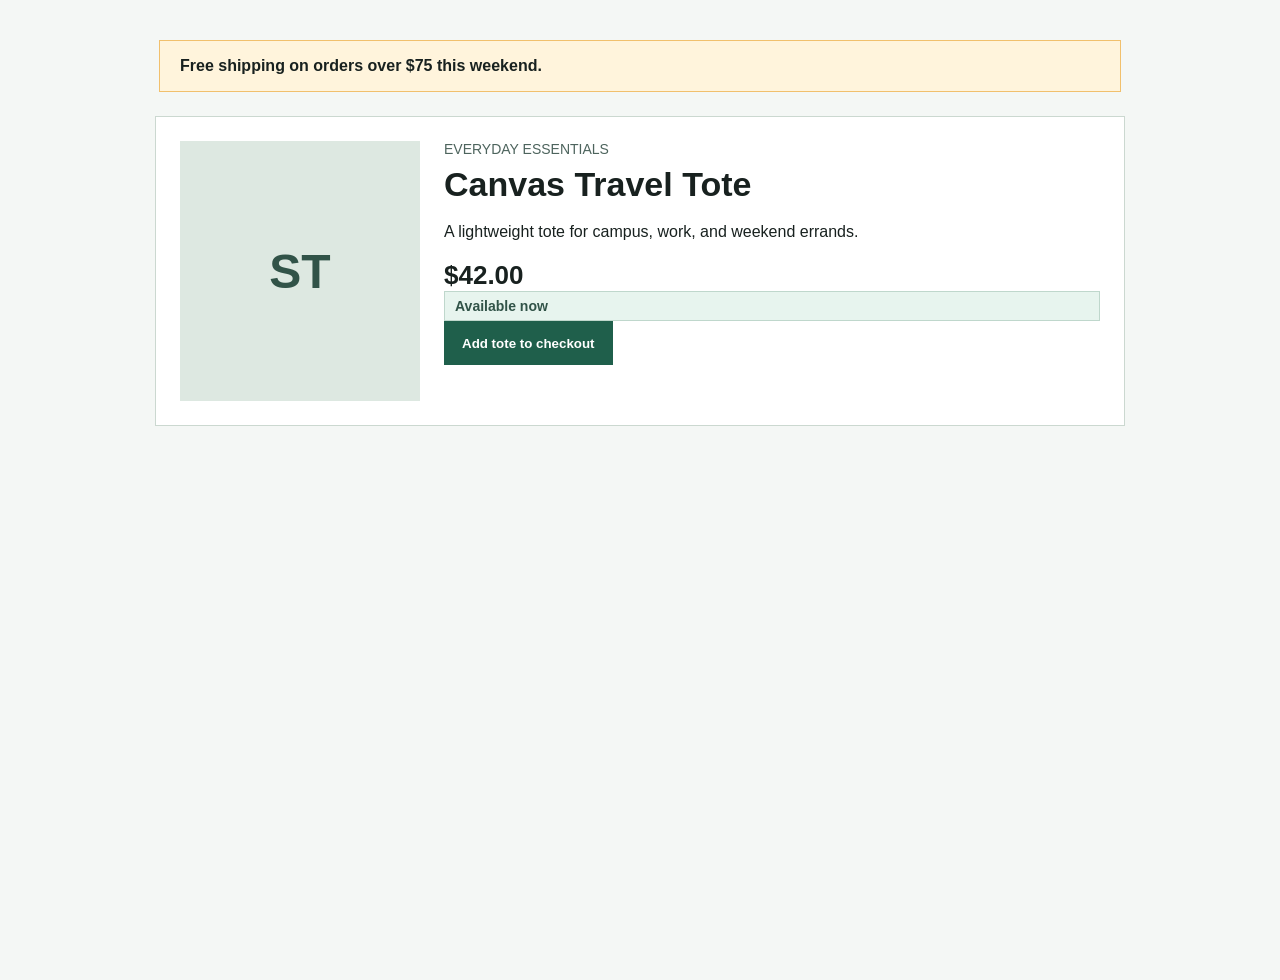
<file: src/index.html>
<!doctype html>
<html lang="en">
  <head>
    <meta charset="utf-8">
    <meta name="viewport" content="width=device-width, initial-scale=1">
    <title>Silverthread Storefront Mock</title>
    <link rel="stylesheet" href="styles.css">
  </head>
  <body>
    <main class="storefront">
      <section class="promo-banner" aria-label="Store promotion">
        <p>Free shipping on orders over $75 this weekend.</p>
      </section>

      <section class="product-grid" aria-label="Featured products">
        <article class="product-card">
          <div class="product-image" aria-hidden="true">ST</div>
          <div class="product-details">
            <p class="category">Everyday Essentials</p>
            <h1>Canvas Travel Tote</h1>
            <p class="description">A lightweight tote for campus, work, and weekend errands.</p>
            <p class="price">$42.00</p>
            <p class="inventory">Available now</p>
            <button class="checkout-button" type="button">Add tote to checkout</button>
          </div>
        </article>
      </section>
    </main>
    <script src="app.js"></script>
  </body>
</html>
</file>
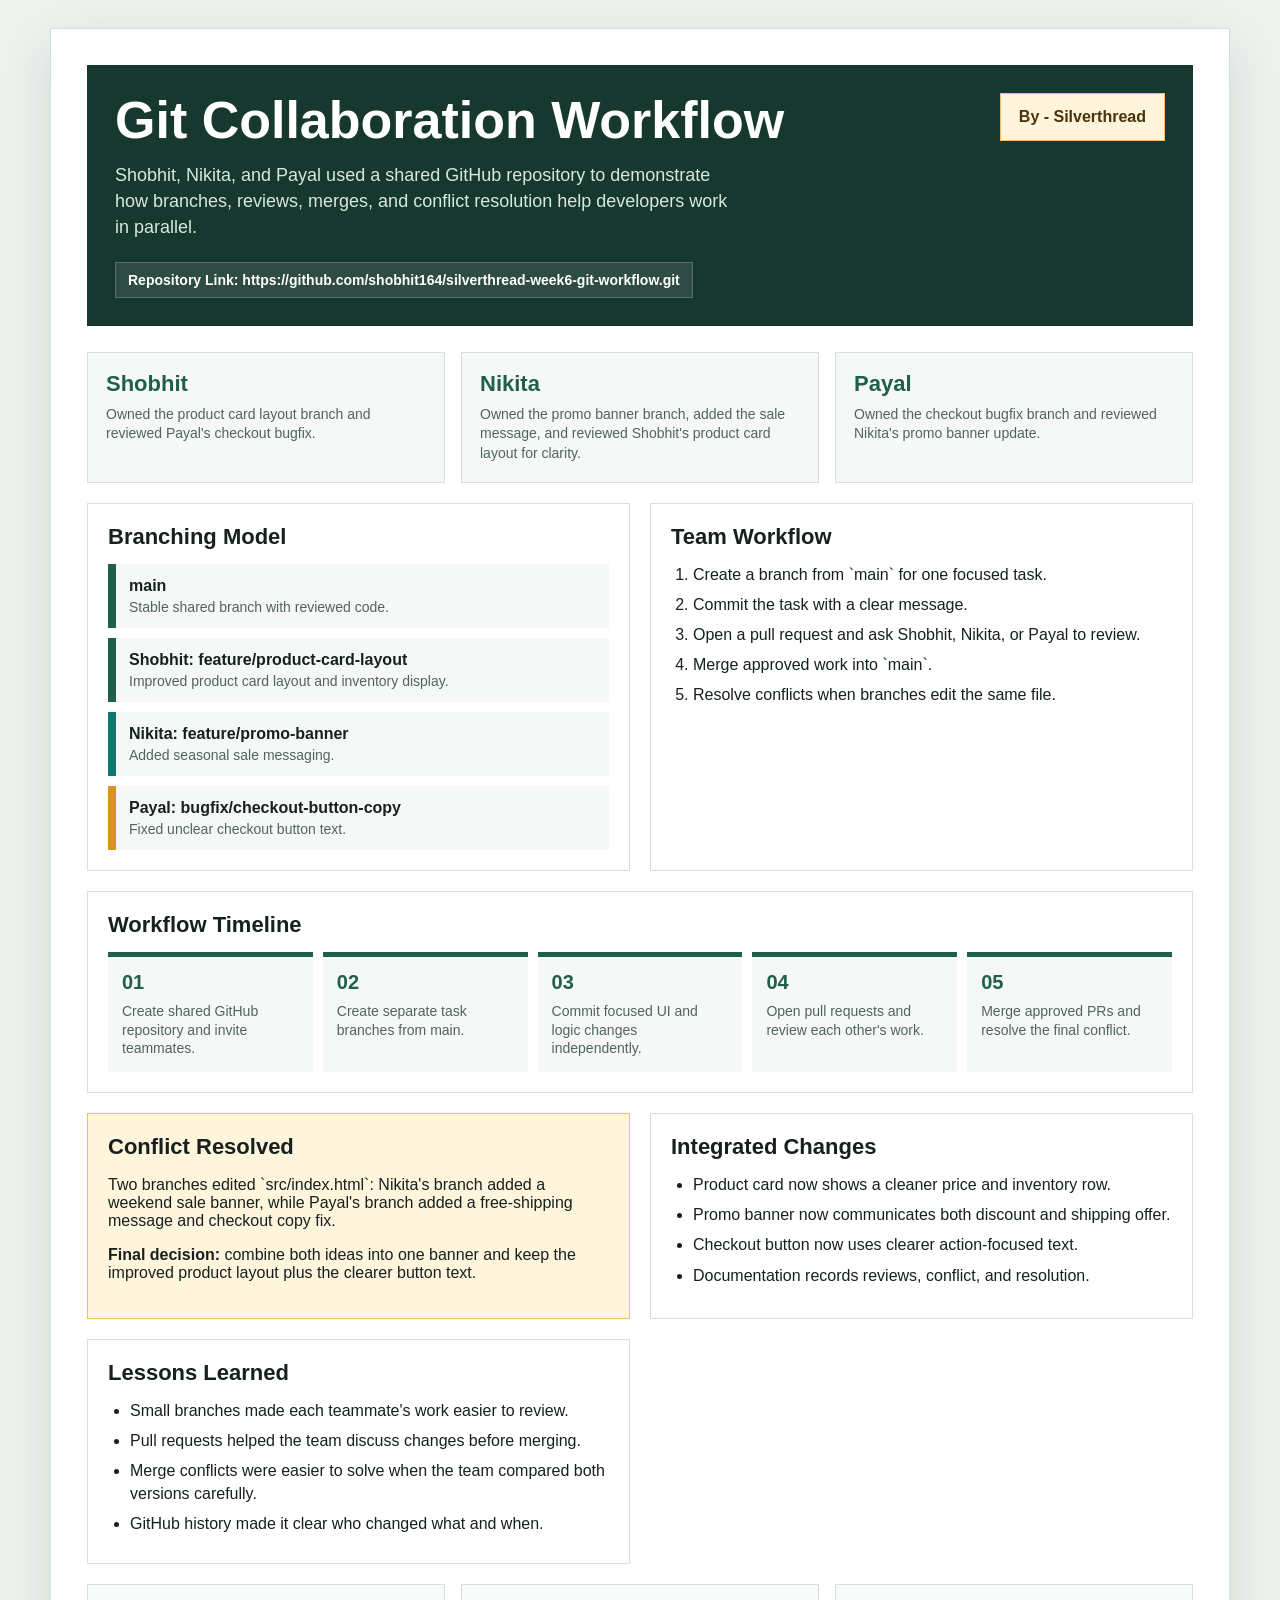
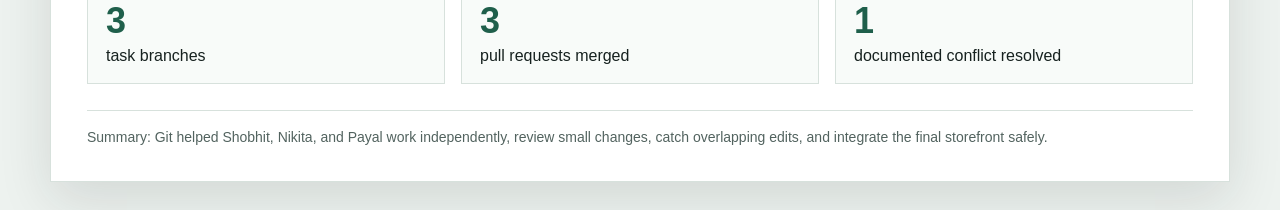
<file: poster/git-workflow-poster.html>
<!doctype html>
<html lang="en">
  <head>
    <meta charset="utf-8">
    <meta name="viewport" content="width=device-width, initial-scale=1">
    <title>Silverthread Git Workflow Poster</title>
    <style>
      :root {
        font-family: Arial, Helvetica, sans-serif;
        color: #16211f;
        background: #edf2ef;
        --ink: #16211f;
        --muted: #52635f;
        --green: #1f5f4b;
        --teal: #0f766e;
        --gold: #d99224;
        --paper: #ffffff;
        --line: #d7e1dc;
        --soft: #f5f8f6;
      }

      * {
        box-sizing: border-box;
      }

      body {
        margin: 0;
        padding: 28px;
      }

      .poster {
        width: min(100%, 1180px);
        min-height: 820px;
        margin: 0 auto;
        padding: 36px;
        background: var(--paper);
        border: 1px solid var(--line);
        box-shadow: 0 18px 50px rgba(22, 33, 31, 0.12);
      }

      header {
        display: grid;
        grid-template-columns: 1.35fr 0.65fr;
        gap: 24px;
        align-items: stretch;
        padding: 28px;
        background: #16382f;
        color: #ffffff;
      }

      h1 {
        margin: 0;
        font-size: 52px;
        line-height: 1.05;
      }

      .subtitle {
        margin: 14px 0 0;
        max-width: 62ch;
        color: #d7e8e1;
        font-size: 18px;
        line-height: 1.45;
      }

      .badge {
        justify-self: end;
        align-self: start;
        padding: 14px 18px;
        background: #fff4dc;
        color: #49320c;
        border: 1px solid #f1c06d;
        font-weight: 700;
      }

      .repo-line {
        margin-top: 22px;
        display: inline-block;
        padding: 9px 12px;
        background: rgba(255, 255, 255, 0.1);
        border: 1px solid rgba(255, 255, 255, 0.2);
        color: #ffffff;
        font-size: 14px;
        font-weight: 700;
      }

      .grid {
        display: grid;
        grid-template-columns: 1fr 1fr;
        gap: 20px;
        margin-top: 26px;
      }

      section {
        border: 1px solid var(--line);
        padding: 20px;
        background: var(--paper);
      }

      h2 {
        margin: 0 0 14px;
        color: var(--ink);
        font-size: 22px;
      }

      ul,
      ol {
        margin: 0;
        padding-left: 22px;
      }

      li {
        margin: 8px 0;
        line-height: 1.38;
      }

      .team {
        grid-column: 1 / -1;
        display: grid;
        grid-template-columns: repeat(3, 1fr);
        gap: 16px;
        border: 0;
        padding: 0;
      }

      .member {
        padding: 18px;
        border: 1px solid var(--line);
        background: var(--soft);
      }

      .member strong {
        display: block;
        margin-bottom: 8px;
        color: var(--green);
        font-size: 22px;
      }

      .member span {
        color: var(--muted);
        font-size: 14px;
        line-height: 1.4;
      }

      .branch-map {
        display: grid;
        gap: 10px;
      }

      .branch {
        padding: 13px;
        border-left: 8px solid var(--green);
        background: var(--soft);
        font-weight: 700;
      }

      .branch:nth-child(3) {
        border-left-color: var(--teal);
      }

      .branch:nth-child(4) {
        border-left-color: var(--gold);
      }

      .branch span {
        display: block;
        margin-top: 4px;
        color: var(--muted);
        font-size: 14px;
        font-weight: 400;
      }

      .conflict {
        background: #fff4dc;
        border-color: #f1c06d;
      }

      .timeline {
        grid-column: 1 / -1;
      }

      .steps {
        display: grid;
        grid-template-columns: repeat(5, 1fr);
        gap: 10px;
      }

      .step {
        min-height: 110px;
        padding: 14px;
        background: var(--soft);
        border-top: 5px solid var(--green);
      }

      .step strong {
        display: block;
        margin-bottom: 8px;
        color: var(--green);
        font-size: 20px;
      }

      .step span {
        color: var(--muted);
        font-size: 14px;
        line-height: 1.35;
      }

      .success {
        grid-column: 1 / -1;
        display: grid;
        grid-template-columns: repeat(3, 1fr);
        gap: 16px;
        border: 0;
        padding: 0;
      }

      .metric {
        padding: 18px;
        border: 1px solid var(--line);
        background: #f8fbf9;
      }

      .metric strong {
        display: block;
        color: var(--green);
        font-size: 36px;
        line-height: 1;
        margin-bottom: 8px;
      }

      footer {
        margin-top: 26px;
        padding-top: 18px;
        border-top: 1px solid var(--line);
        color: var(--muted);
        font-size: 14px;
      }

      @media print {
        body {
          padding: 0;
          background: #ffffff;
        }

        .poster {
          border: 0;
          box-shadow: none;
          width: 100%;
        }
      }

      @media (max-width: 760px) {
        header,
        .grid,
        .team,
        .steps,
        .success {
          grid-template-columns: 1fr;
        }

        h1 {
          font-size: 34px;
        }

        .badge {
          justify-self: start;
        }
      }
    </style>
  </head>
  <body>
    <article class="poster">
      <header>
        <div>
          <h1>Git Collaboration Workflow</h1>
          <p class="subtitle">Shobhit, Nikita, and Payal used a shared GitHub repository to demonstrate how branches, reviews, merges, and conflict resolution help developers work in parallel.</p>
          <span class="repo-line">Repository Link: https://github.com/shobhit164/silverthread-week6-git-workflow.git</span>
        </div>
        <div class="badge">By - Silverthread</div>
      </header>

      <div class="grid">
        <section class="team">
          <div class="member">
            <strong>Shobhit</strong>
            <span>Owned the product card layout branch and reviewed Payal's checkout bugfix.</span>
          </div>
          <div class="member">
            <strong>Nikita</strong>
            <span>Owned the promo banner branch, added the sale message, and reviewed Shobhit's product card layout for clarity.</span>
          </div>
          <div class="member">
            <strong>Payal</strong>
            <span>Owned the checkout bugfix branch and reviewed Nikita's promo banner update.</span>
          </div>
        </section>

        <section>
          <h2>Branching Model</h2>
          <div class="branch-map">
            <div class="branch">main <span>Stable shared branch with reviewed code.</span></div>
            <div class="branch">Shobhit: feature/product-card-layout <span>Improved product card layout and inventory display.</span></div>
            <div class="branch">Nikita: feature/promo-banner <span>Added seasonal sale messaging.</span></div>
            <div class="branch">Payal: bugfix/checkout-button-copy <span>Fixed unclear checkout button text.</span></div>
          </div>
        </section>

        <section>
          <h2>Team Workflow</h2>
          <ol>
            <li>Create a branch from `main` for one focused task.</li>
            <li>Commit the task with a clear message.</li>
            <li>Open a pull request and ask Shobhit, Nikita, or Payal to review.</li>
            <li>Merge approved work into `main`.</li>
            <li>Resolve conflicts when branches edit the same file.</li>
          </ol>
        </section>

        <section class="timeline">
          <h2>Workflow Timeline</h2>
          <div class="steps">
            <div class="step"><strong>01</strong><span>Create shared GitHub repository and invite teammates.</span></div>
            <div class="step"><strong>02</strong><span>Create separate task branches from main.</span></div>
            <div class="step"><strong>03</strong><span>Commit focused UI and logic changes independently.</span></div>
            <div class="step"><strong>04</strong><span>Open pull requests and review each other's work.</span></div>
            <div class="step"><strong>05</strong><span>Merge approved PRs and resolve the final conflict.</span></div>
          </div>
        </section>

        <section class="conflict">
          <h2>Conflict Resolved</h2>
          <p>Two branches edited `src/index.html`: Nikita's branch added a weekend sale banner, while Payal's branch added a free-shipping message and checkout copy fix.</p>
          <p><strong>Final decision:</strong> combine both ideas into one banner and keep the improved product layout plus the clearer button text.</p>
        </section>

        <section>
          <h2>Integrated Changes</h2>
          <ul>
            <li>Product card now shows a cleaner price and inventory row.</li>
            <li>Promo banner now communicates both discount and shipping offer.</li>
            <li>Checkout button now uses clearer action-focused text.</li>
            <li>Documentation records reviews, conflict, and resolution.</li>
          </ul>
        </section>
        <section>
  <h2>Lessons Learned</h2>
  <ul>
    <li>Small branches made each teammate's work easier to review.</li>
    <li>Pull requests helped the team discuss changes before merging.</li>
    <li>Merge conflicts were easier to solve when the team compared both versions carefully.</li>
    <li>GitHub history made it clear who changed what and when.</li>
  </ul>
</section>

        <section class="success">
          <div class="metric"><strong>3</strong>task branches</div>
          <div class="metric"><strong>3</strong>pull requests merged</div>
          <div class="metric"><strong>1</strong>documented conflict resolved</div>
        </section>
      </div>

      <footer>
        Summary: Git helped Shobhit, Nikita, and Payal work independently, review small changes, catch overlapping edits, and integrate the final storefront safely.
      </footer>
    </article>
  </body>
</html>
</file>
<file: src/styles.css>
:root {
  color-scheme: light;
  font-family: Arial, Helvetica, sans-serif;
  background: #f4f7f5;
  color: #18211f;
}

body {
  margin: 0;
}

.storefront {
  min-height: 100vh;
  padding: 40px 20px;
}

.promo-banner {
  max-width: 920px;
  margin: 0 auto 24px;
  padding: 16px 20px;
  border: 1px solid #f1c06d;
  background: #fff4dc;
}

.promo-banner p {
  margin: 0;
  font-weight: 700;
}

.product-grid {
  display: grid;
  place-items: center;
}

.product-card {
  width: min(100%, 920px);
  display: grid;
  grid-template-columns: 240px 1fr;
  gap: 24px;
  padding: 24px;
  border: 1px solid #cbd8d0;
  background: #ffffff;
}

.product-image {
  display: grid;
  place-items: center;
  min-height: 260px;
  background: #dde8e1;
  color: #315348;
  font-size: 48px;
  font-weight: 700;
}

.category {
  margin: 0 0 8px;
  color: #4d645d;
  font-size: 14px;
  text-transform: uppercase;
}

h1 {
  margin: 0;
  font-size: 34px;
}

.description {
  max-width: 52ch;
  line-height: 1.5;
}

.price {
  margin: 0;
  font-size: 26px;
  font-weight: 700;
}

.inventory {
  margin: 0;
  padding: 6px 10px;
  border: 1px solid #bfd7cc;
  background: #e7f4ee;
  color: #315348;
  font-size: 14px;
  font-weight: 700;
}

.purchase-row {
  display: flex;
  align-items: center;
  gap: 16px;
  flex-wrap: wrap;
  margin: 20px 0;
}

.checkout-button {
  min-height: 44px;
  padding: 0 18px;
  border: 0;
  background: #1f5f4b;
  color: #ffffff;
  font-weight: 700;
  cursor: pointer;
}

@media (max-width: 680px) {
  .product-card {
    grid-template-columns: 1fr;
  }
}
</file>
